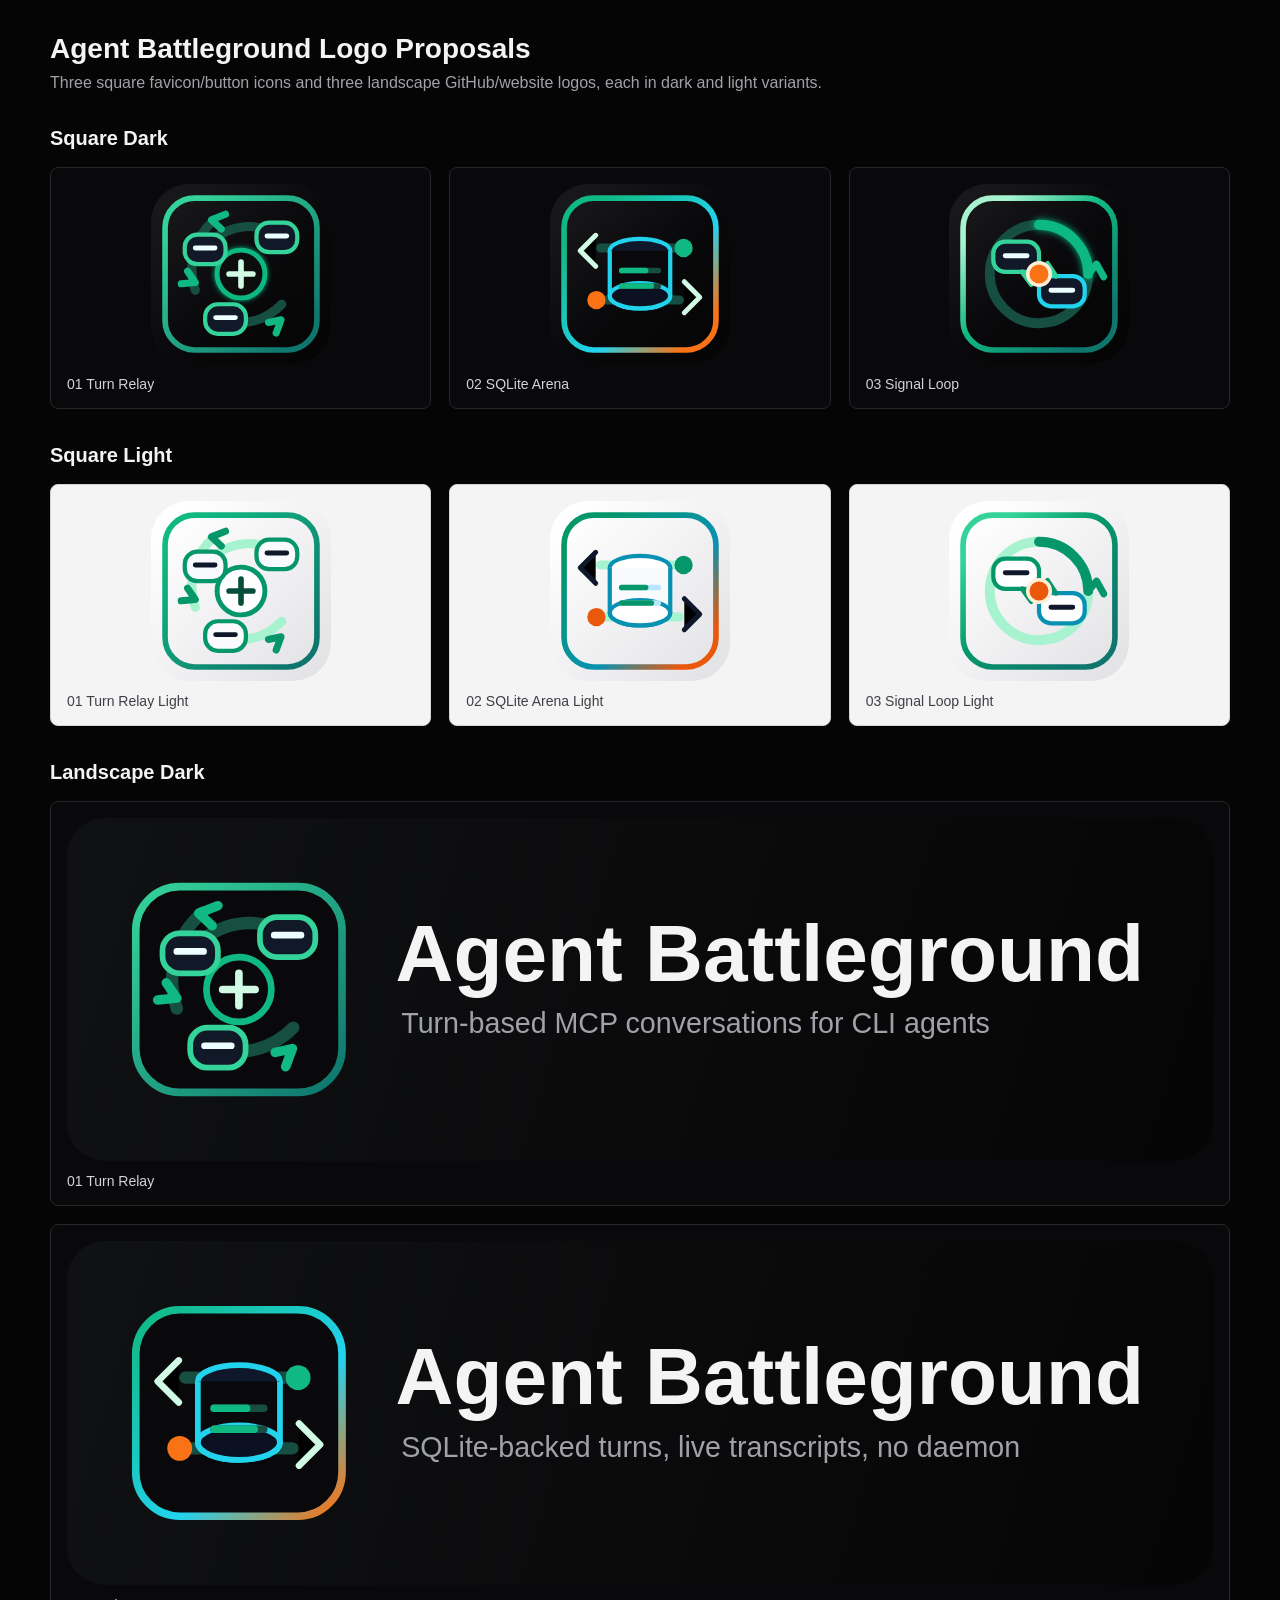
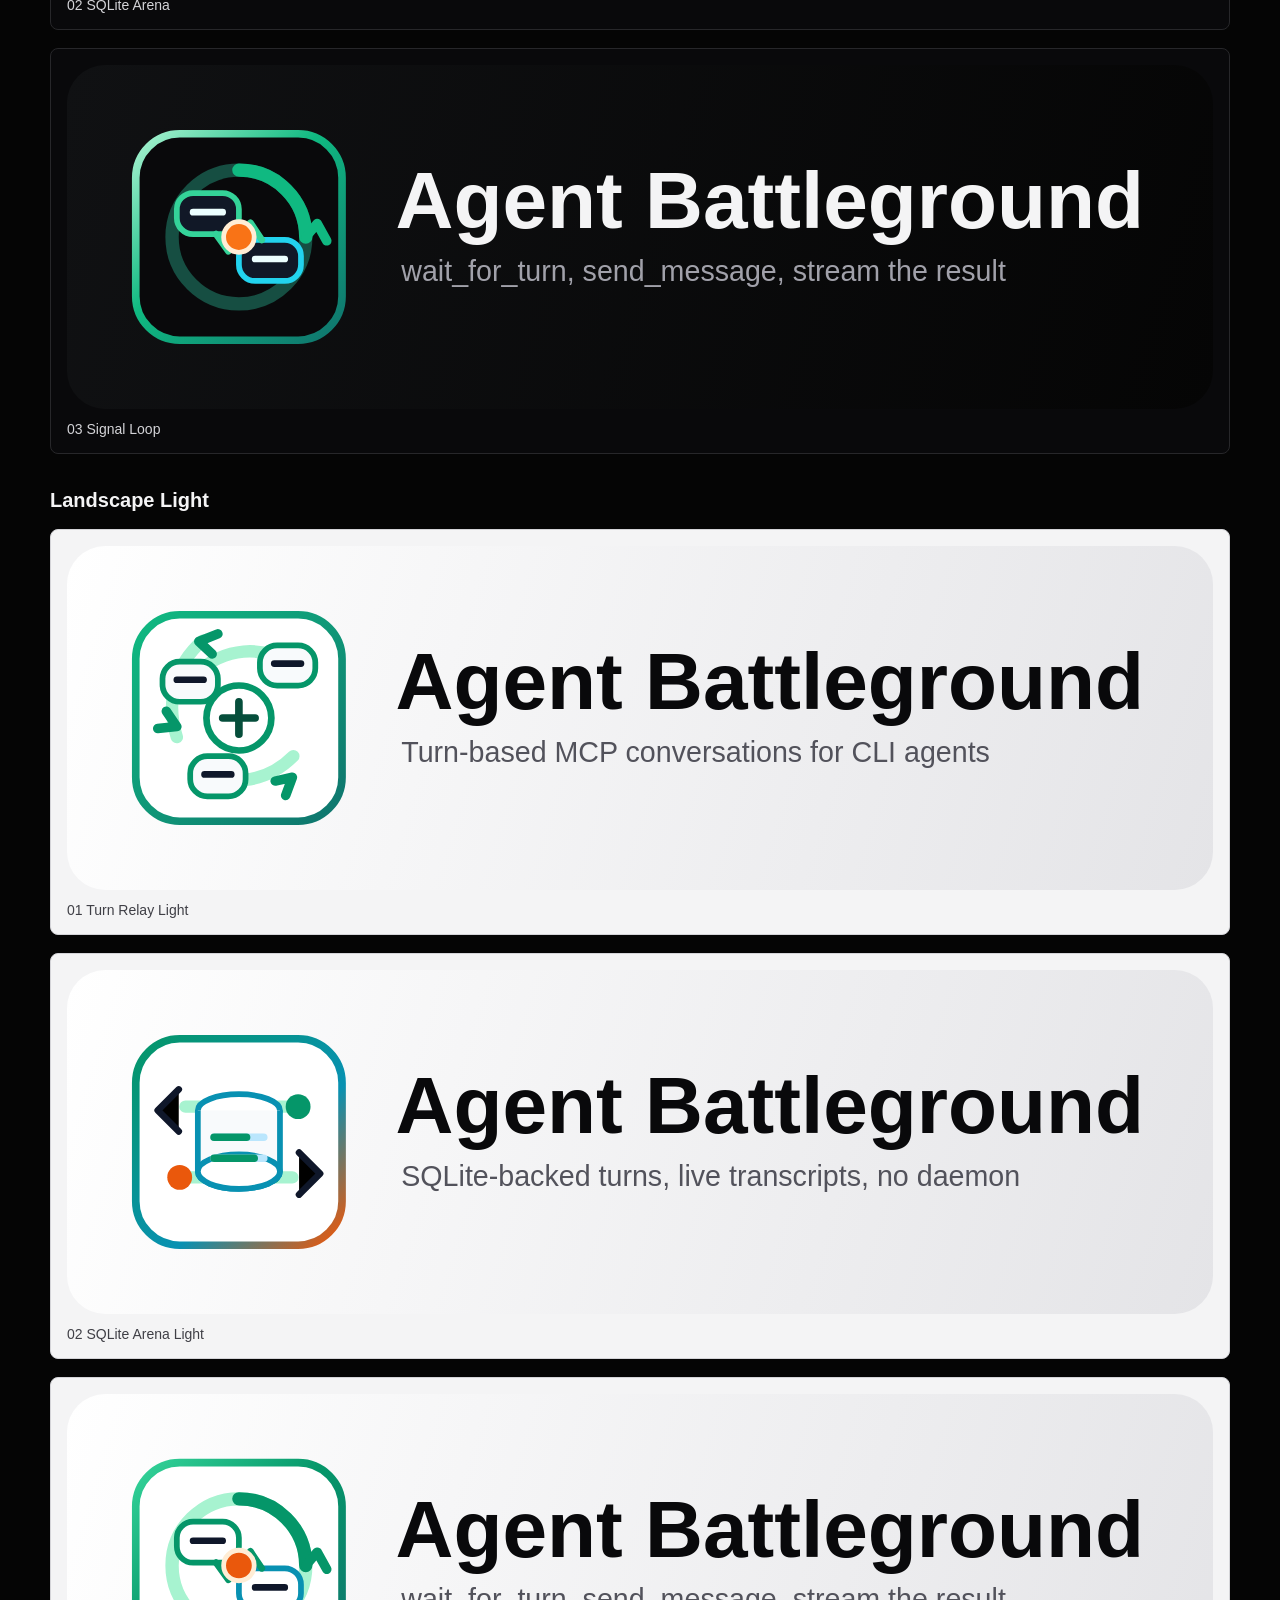
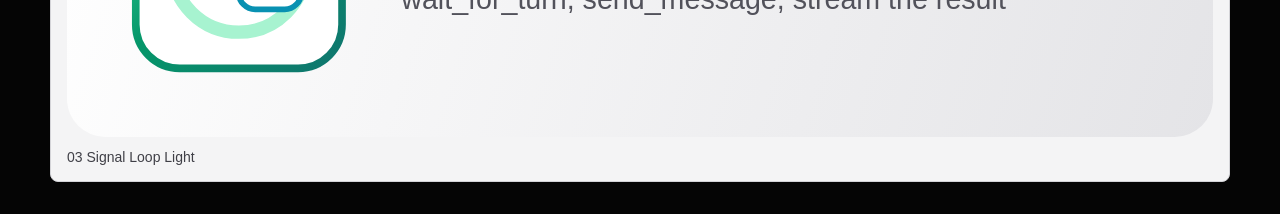
<file: images/AgentChat-Images/preview.html>
<!doctype html>
<html lang="en">
  <head>
    <meta charset="utf-8" />
    <meta name="viewport" content="width=device-width, initial-scale=1" />
    <title>Agent Battleground Logo Proposals</title>
    <style>
      :root {
        color-scheme: dark;
        font-family: Inter, "Segoe UI", Arial, sans-serif;
        background: #050505;
        color: #f4f4f5;
      }

      body {
        margin: 0;
        padding: 32px;
      }

      main {
        max-width: 1180px;
        margin: 0 auto;
      }

      h1,
      h2,
      p {
        margin: 0;
      }

      h1 {
        font-size: 28px;
        line-height: 1.2;
      }

      h2 {
        font-size: 20px;
        line-height: 1.25;
      }

      p {
        margin-top: 8px;
        color: #a1a1aa;
      }

      section {
        margin-top: 34px;
      }

      .grid {
        display: grid;
        grid-template-columns: repeat(auto-fit, minmax(220px, 1fr));
        gap: 18px;
        margin-top: 16px;
      }

      .landscape {
        grid-template-columns: 1fr;
      }

      figure {
        margin: 0;
        padding: 16px;
        background: #09090b;
        border: 1px solid #27272a;
        border-radius: 8px;
      }

      .light-surface {
        background: #f4f4f5;
        border-color: #d4d4d8;
      }

      a {
        color: inherit;
        text-decoration: none;
      }

      a:focus-visible {
        outline: 2px solid #10b981;
        outline-offset: 4px;
      }

      img {
        display: block;
        width: 100%;
        height: auto;
      }

      .icon img {
        max-width: 180px;
        margin: 0 auto;
      }

      figcaption {
        margin-top: 12px;
        color: #d4d4d8;
        font-size: 14px;
      }

      .light-surface figcaption {
        color: #3f3f46;
      }
    </style>
  </head>
  <body>
    <main>
      <h1>Agent Battleground Logo Proposals</h1>
      <p>Three square favicon/button icons and three landscape GitHub/website logos, each in dark and light variants.</p>

      <section>
        <h2>Square Dark</h2>
        <div class="grid">
          <figure class="icon">
            <a href="./icons/dark/favicon-01-turn-relay.svg">
              <img src="./icons/dark/favicon-01-turn-relay.svg" alt="Turn Relay square icon" />
              <figcaption>01 Turn Relay</figcaption>
            </a>
          </figure>
          <figure class="icon">
            <a href="./icons/dark/favicon-02-sqlite-arena.svg">
              <img src="./icons/dark/favicon-02-sqlite-arena.svg" alt="SQLite Arena square icon" />
              <figcaption>02 SQLite Arena</figcaption>
            </a>
          </figure>
          <figure class="icon">
            <a href="./icons/dark/favicon-03-signal-loop.svg">
              <img src="./icons/dark/favicon-03-signal-loop.svg" alt="Signal Loop square icon" />
              <figcaption>03 Signal Loop</figcaption>
            </a>
          </figure>
        </div>
      </section>

      <section>
        <h2>Square Light</h2>
        <div class="grid">
          <figure class="icon light-surface">
            <a href="./icons/light/favicon-01-turn-relay-light.svg">
              <img src="./icons/light/favicon-01-turn-relay-light.svg" alt="Turn Relay light square icon" />
              <figcaption>01 Turn Relay Light</figcaption>
            </a>
          </figure>
          <figure class="icon light-surface">
            <a href="./icons/light/favicon-02-sqlite-arena-light.svg">
              <img src="./icons/light/favicon-02-sqlite-arena-light.svg" alt="SQLite Arena light square icon" />
              <figcaption>02 SQLite Arena Light</figcaption>
            </a>
          </figure>
          <figure class="icon light-surface">
            <a href="./icons/light/favicon-03-signal-loop-light.svg">
              <img src="./icons/light/favicon-03-signal-loop-light.svg" alt="Signal Loop light square icon" />
              <figcaption>03 Signal Loop Light</figcaption>
            </a>
          </figure>
        </div>
      </section>

      <section>
        <h2>Landscape Dark</h2>
        <div class="grid landscape">
          <figure>
            <a href="./logos/dark/landscape-01-turn-relay.svg">
              <img src="./logos/dark/landscape-01-turn-relay.svg" alt="Turn Relay landscape logo" />
              <figcaption>01 Turn Relay</figcaption>
            </a>
          </figure>
          <figure>
            <a href="./logos/dark/landscape-02-sqlite-arena.svg">
              <img src="./logos/dark/landscape-02-sqlite-arena.svg" alt="SQLite Arena landscape logo" />
              <figcaption>02 SQLite Arena</figcaption>
            </a>
          </figure>
          <figure>
            <a href="./logos/dark/landscape-03-signal-loop.svg">
              <img src="./logos/dark/landscape-03-signal-loop.svg" alt="Signal Loop landscape logo" />
              <figcaption>03 Signal Loop</figcaption>
            </a>
          </figure>
        </div>
      </section>

      <section>
        <h2>Landscape Light</h2>
        <div class="grid landscape">
          <figure class="light-surface">
            <a href="./logos/light/landscape-01-turn-relay-light.svg">
              <img src="./logos/light/landscape-01-turn-relay-light.svg" alt="Turn Relay light landscape logo" />
              <figcaption>01 Turn Relay Light</figcaption>
            </a>
          </figure>
          <figure class="light-surface">
            <a href="./logos/light/landscape-02-sqlite-arena-light.svg">
              <img src="./logos/light/landscape-02-sqlite-arena-light.svg" alt="SQLite Arena light landscape logo" />
              <figcaption>02 SQLite Arena Light</figcaption>
            </a>
          </figure>
          <figure class="light-surface">
            <a href="./logos/light/landscape-03-signal-loop-light.svg">
              <img src="./logos/light/landscape-03-signal-loop-light.svg" alt="Signal Loop light landscape logo" />
              <figcaption>03 Signal Loop Light</figcaption>
            </a>
          </figure>
        </div>
      </section>
    </main>
  </body>
</html>
</file>
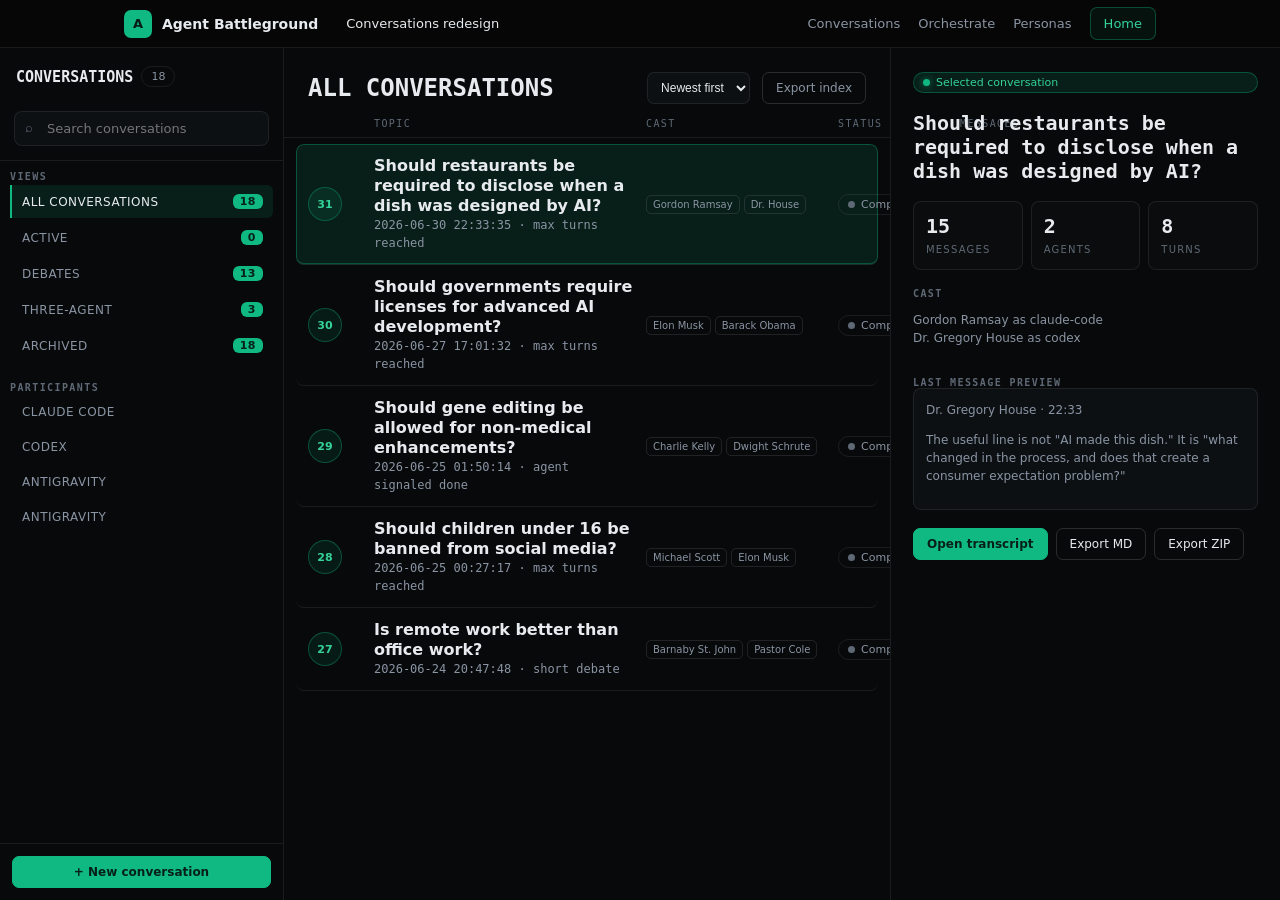
<file: images/redesign-conversations/conversations-redesign-mockups.html>
<!doctype html>
<html lang="en">
<head>
  <meta charset="utf-8" />
  <meta name="viewport" content="width=device-width, initial-scale=1" />
  <title>Agent Battleground - Conversations Redesign Mockups</title>
  <style>
    :root {
      --bg: #060606;
      --panel: #07090a;
      --panel-2: #0c1013;
      --line: rgba(255, 255, 255, 0.08);
      --line-2: rgba(255, 255, 255, 0.14);
      --text: #e7eaee;
      --muted: #8a94a3;
      --dim: #5f6976;
      --em: #10b981;
      --em-2: #34d399;
      --em-soft: rgba(16, 185, 129, 0.12);
      --amber: #f59e0b;
      --red: #f87171;
      color-scheme: dark;
    }
    * { box-sizing: border-box; }
    body {
      margin: 0;
      background: var(--bg);
      color: var(--text);
      font-family: Inter, ui-sans-serif, system-ui, -apple-system, BlinkMacSystemFont, "Segoe UI", sans-serif;
      letter-spacing: 0;
    }
    a { color: inherit; text-decoration: none; }
    .mono { font-family: "IBM Plex Mono", "JetBrains Mono", ui-monospace, SFMono-Regular, Consolas, monospace; }
    .topbar {
      height: 48px;
      border-bottom: 1px solid var(--line);
      display: flex;
      align-items: center;
      padding: 0 124px;
      gap: 10px;
      background: #060606;
    }
    .brand-mark {
      width: 28px;
      height: 28px;
      border-radius: 7px;
      display: grid;
      place-items: center;
      background: var(--em);
      color: #061b14;
      font-weight: 800;
      font-size: 13px;
    }
    .brand { font-weight: 700; font-size: 14px; }
    .crumb { margin-left: 18px; color: var(--text); font-size: 13px; }
    .nav { margin-left: auto; display: flex; gap: 18px; align-items: center; color: var(--muted); font-size: 13px; }
    .home {
      border: 1px solid rgba(16,185,129,.35);
      color: var(--em-2);
      border-radius: 7px;
      padding: 8px 13px;
      background: rgba(16,185,129,.07);
    }
    .mock {
      height: calc(100vh - 48px);
      min-height: 760px;
      background: var(--panel);
      display: none;
    }
    #concept-1 { display: grid; }
    #concept-2:target, #concept-3:target { display: grid; }
    body:has(#concept-2:target) #concept-1,
    body:has(#concept-3:target) #concept-1 { display: none; }
    .btn {
      border: 1px solid var(--line-2);
      background: transparent;
      color: var(--text);
      border-radius: 7px;
      padding: 8px 13px;
      font-size: 12px;
      display: inline-flex;
      align-items: center;
      gap: 7px;
      white-space: nowrap;
    }
    .btn.primary { background: var(--em); border-color: var(--em); color: #062019; font-weight: 700; }
    .btn.ghost { color: var(--muted); }
    .pill {
      display: inline-flex;
      align-items: center;
      gap: 6px;
      border: 1px solid var(--line);
      border-radius: 999px;
      color: var(--muted);
      padding: 4px 9px;
      font-size: 11px;
      line-height: 1;
      white-space: nowrap;
    }
    .pill.good { color: var(--em-2); border-color: rgba(16,185,129,.34); background: var(--em-soft); }
    .dot { width: 7px; height: 7px; border-radius: 999px; background: var(--dim); display: inline-block; }
    .dot.good { background: var(--em); box-shadow: 0 0 9px rgba(16,185,129,.75); }
    .dot.amber { background: var(--amber); }
    .rail-search { position: relative; padding: 14px; border-bottom: 1px solid var(--line); }
    .rail-search input {
      width: 100%;
      border: 1px solid var(--line);
      border-radius: 8px;
      background: var(--panel-2);
      color: var(--text);
      padding: 9px 10px 9px 32px;
      font: inherit;
      font-size: 13px;
    }
    .rail-search span { position: absolute; left: 25px; top: 23px; color: var(--dim); font-size: 13px; }
    .section-label {
      font-family: "IBM Plex Mono", ui-monospace, monospace;
      color: var(--dim);
      text-transform: uppercase;
      letter-spacing: .14em;
      font-size: 10px;
      font-weight: 700;
    }
    .topic { font-weight: 700; color: var(--text); line-height: 1.25; }
    .sub { color: var(--muted); font-size: 12px; line-height: 1.5; }
    .tiny { color: var(--dim); font-size: 11px; }
    .avatar {
      width: 34px;
      height: 34px;
      border-radius: 50%;
      display: grid;
      place-items: center;
      color: var(--em-2);
      background: rgba(16,185,129,.10);
      box-shadow: inset 0 0 0 1px rgba(16,185,129,.34);
      font-weight: 800;
      font-size: 11px;
      flex: none;
    }

    /* Concept 1 */
    #concept-1 { grid-template-columns: 284px minmax(0, 1fr) 390px; }
    .c1-rail { border-right: 1px solid var(--line); display: flex; flex-direction: column; min-width: 0; }
    .rail-title { display: flex; align-items: center; gap: 8px; padding: 18px 16px 10px; }
    .rail-title h2 { margin: 0; font-family: "JetBrains Mono", monospace; font-size: 15px; text-transform: uppercase; }
    .rail-groups { padding: 10px; display: grid; gap: 3px; }
    .rail-group {
      display: flex;
      align-items: center;
      gap: 10px;
      border-left: 2px solid transparent;
      border-radius: 0 6px 6px 0;
      padding: 9px 10px;
      color: var(--muted);
      font-size: 12px;
      text-transform: uppercase;
      letter-spacing: .04em;
    }
    .rail-group.active { color: var(--text); background: var(--em-soft); border-left-color: var(--em); }
    .rail-group b { margin-left: auto; font-size: 11px; color: #062019; background: var(--em); border-radius: 6px; padding: 1px 7px; }
    .rail-foot { margin-top: auto; padding: 12px; border-top: 1px solid var(--line); }
    .rail-foot .btn { width: 100%; justify-content: center; }
    .c1-center { display: flex; flex-direction: column; min-width: 0; }
    .c1-head { padding: 24px 24px 14px; display: flex; align-items: center; gap: 12px; }
    .c1-head h1 { margin: 0; font-family: "JetBrains Mono", monospace; font-size: 24px; text-transform: uppercase; flex: 1; }
    .select { background: var(--panel-2); border: 1px solid var(--line); color: var(--text); border-radius: 7px; padding: 7px 9px; font-size: 12px; }
    .c1-colhead, .c1-row {
      display: grid;
      grid-template-columns: 54px minmax(260px, 1.25fr) 180px 110px 96px;
      gap: 12px;
      align-items: center;
    }
    .c1-colhead {
      padding: 0 24px 8px;
      border-bottom: 1px solid var(--line);
      color: var(--dim);
      font-family: "IBM Plex Mono", monospace;
      font-size: 10px;
      letter-spacing: .14em;
      text-transform: uppercase;
    }
    .c1-list { padding: 6px 12px 80px; overflow: auto; }
    .c1-row {
      padding: 12px;
      border-bottom: 1px solid var(--line);
      border-radius: 8px;
    }
    .c1-row:hover, .c1-row.active { background: rgba(255,255,255,.03); }
    .c1-row.active { box-shadow: inset 0 0 0 1px rgba(16,185,129,.34); background: var(--em-soft); }
    .agents { display: flex; gap: 4px; flex-wrap: wrap; }
    .agent-chip { border: 1px solid rgba(255,255,255,.10); border-radius: 5px; color: var(--muted); padding: 3px 6px; font-size: 10px; }
    .c1-detail { border-left: 1px solid var(--line); display: flex; flex-direction: column; }
    .detail-empty { flex: 1; display: flex; flex-direction: column; justify-content: center; align-items: center; color: var(--muted); text-align: center; gap: 14px; padding: 28px; }
    .detail-panel { padding: 24px 22px; display: grid; gap: 18px; }
    .detail-panel h2 { font-family: "JetBrains Mono", monospace; margin: 0; font-size: 20px; line-height: 1.2; }
    .stats-grid { display: grid; grid-template-columns: repeat(3, 1fr); gap: 8px; }
    .stat { border: 1px solid var(--line); border-radius: 8px; padding: 12px; background: rgba(255,255,255,.015); }
    .stat b { display: block; font-family: "JetBrains Mono", monospace; font-size: 20px; }
    .stat span { color: var(--dim); font-size: 10px; text-transform: uppercase; letter-spacing: .12em; }
    .preview-msg { border: 1px solid var(--line); border-radius: 8px; padding: 12px; background: var(--panel-2); }

    /* Concept 2 */
    #concept-2 { grid-template-rows: auto 1fr; padding: 30px 42px 60px; gap: 22px; overflow: auto; }
    .dash-head { display: flex; align-items: flex-end; gap: 18px; }
    .dash-head h1 { margin: 0; font-family: "JetBrains Mono", monospace; font-size: 28px; text-transform: uppercase; }
    .dash-head p { margin: 6px 0 0; color: var(--muted); }
    .dash-actions { margin-left: auto; display: flex; gap: 9px; }
    .dash-stats { display: grid; grid-template-columns: 1.2fr 1fr 1fr 1fr; gap: 12px; }
    .dash-card { border: 1px solid var(--line); border-radius: 9px; padding: 16px; background: rgba(255,255,255,.018); }
    .dash-card.feature { background: linear-gradient(180deg, rgba(16,185,129,.10), rgba(255,255,255,.015)); border-color: rgba(16,185,129,.25); }
    .dash-card b { display: block; font-family: "JetBrains Mono", monospace; font-size: 28px; }
    .dash-card span { color: var(--dim); font-size: 11px; letter-spacing: .12em; text-transform: uppercase; }
    .filters { display: flex; gap: 8px; flex-wrap: wrap; }
    .board { display: grid; grid-template-columns: 1fr 310px; gap: 16px; min-height: 0; }
    .table-card, .side-card { border: 1px solid var(--line); border-radius: 10px; background: rgba(255,255,255,.012); overflow: hidden; }
    .table-head, .table-row {
      display: grid;
      grid-template-columns: 72px minmax(300px, 1fr) 190px 115px 130px;
      gap: 14px;
      align-items: center;
      padding: 13px 16px;
    }
    .table-head { color: var(--dim); font-family: "IBM Plex Mono", monospace; font-size: 10px; text-transform: uppercase; letter-spacing: .14em; border-bottom: 1px solid var(--line); }
    .table-row { border-bottom: 1px solid var(--line); }
    .table-row:last-child { border-bottom: 0; }
    .side-card { padding: 16px; display: grid; gap: 14px; align-content: start; }
    .mini-list { display: grid; gap: 8px; }
    .mini-item { border: 1px solid var(--line); border-radius: 8px; padding: 10px; background: var(--panel-2); }

    /* Concept 3 */
    #concept-3 { grid-template-columns: minmax(360px, 440px) minmax(0, 1fr); }
    .inbox { border-right: 1px solid var(--line); display: flex; flex-direction: column; min-width: 0; }
    .inbox-head { padding: 20px 18px 10px; display: grid; gap: 12px; }
    .inbox-head h1 { margin: 0; font-family: "JetBrains Mono", monospace; font-size: 22px; text-transform: uppercase; }
    .seg { display: grid; grid-template-columns: repeat(4, 1fr); gap: 4px; border: 1px solid var(--line); background: var(--panel-2); border-radius: 8px; padding: 4px; }
    .seg button { border: 0; background: transparent; color: var(--muted); border-radius: 6px; padding: 7px 5px; font-size: 12px; }
    .seg button.active { background: var(--em-soft); color: var(--em-2); }
    .inbox-list { overflow: auto; padding: 8px; display: grid; gap: 7px; }
    .inbox-card { border: 1px solid var(--line); border-radius: 8px; padding: 13px; background: rgba(255,255,255,.014); display: grid; gap: 8px; }
    .inbox-card.active { border-color: rgba(16,185,129,.34); background: var(--em-soft); }
    .inbox-card-top { display: flex; gap: 8px; align-items: center; }
    .conversation-shell { display: grid; grid-template-rows: auto 1fr auto; min-width: 0; }
    .conversation-head { padding: 24px 30px 16px; border-bottom: 1px solid var(--line); display: grid; gap: 14px; }
    .conversation-head h2 { margin: 0; font-family: "JetBrains Mono", monospace; font-size: 25px; line-height: 1.25; }
    .meta-strip { display: flex; gap: 8px; flex-wrap: wrap; }
    .timeline { overflow: auto; padding: 22px 30px; display: grid; gap: 14px; align-content: start; }
    .msg {
      max-width: 820px;
      border: 1px solid var(--line);
      border-left: 3px solid var(--em);
      border-radius: 8px;
      background: rgba(255,255,255,.016);
      padding: 14px 16px;
    }
    .msg.alt { margin-left: 48px; border-left-color: #60a5fa; }
    .msg-head { display: flex; align-items: center; gap: 8px; margin-bottom: 8px; }
    .composer { border-top: 1px solid var(--line); padding: 14px 30px; display: flex; justify-content: space-between; align-items: center; color: var(--muted); }
    @media (max-width: 920px) {
      .topbar { padding: 0 14px; }
      .mock { height: auto; min-height: 100vh; }
      #concept-1, #concept-2, #concept-3 { display: block; }
      .c1-detail, .board, .conversation-shell { display: none; }
      .c1-colhead, .c1-row, .table-head, .table-row { grid-template-columns: 1fr; }
      .dash-stats { grid-template-columns: repeat(2, 1fr); }
    }
  </style>
</head>
<body>
  <div class="topbar">
    <span class="brand-mark">A</span>
    <span class="brand">Agent Battleground</span>
    <span class="crumb">Conversations redesign</span>
    <nav class="nav">
      <a>Conversations</a>
      <a>Orchestrate</a>
      <a>Personas</a>
      <a class="home">Home</a>
    </nav>
  </div>

  <main id="concept-1" class="mock">
    <aside class="c1-rail">
      <div class="rail-title"><h2>Conversations</h2><span class="pill">18</span></div>
      <div class="rail-search"><span>⌕</span><input placeholder="Search conversations" /></div>
      <div class="rail-groups">
        <div class="section-label">Views</div>
        <a class="rail-group active">All conversations <b>18</b></a>
        <a class="rail-group">Active <b>0</b></a>
        <a class="rail-group">Debates <b>13</b></a>
        <a class="rail-group">Three-agent <b>3</b></a>
        <a class="rail-group">Archived <b>18</b></a>
      </div>
      <div class="rail-groups">
        <div class="section-label">Participants</div>
        <a class="rail-group">Claude Code</a>
        <a class="rail-group">Codex</a>
        <a class="rail-group">Antigravity</a>
        <a class="rail-group">Antigravity</a>
      </div>
      <div class="rail-foot"><a class="btn primary">+ New conversation</a></div>
    </aside>
    <section class="c1-center">
      <header class="c1-head">
        <h1>All Conversations</h1>
        <select class="select"><option>Newest first</option></select>
        <a class="btn ghost">Export index</a>
      </header>
      <div class="c1-colhead"><span></span><span>Topic</span><span>Cast</span><span>Status</span><span>Messages</span></div>
      <div class="c1-list">
        <div class="c1-row active">
          <span class="avatar">31</span>
          <div><div class="topic">Should restaurants be required to disclose when a dish was designed by AI?</div><div class="sub mono">2026-06-30 22:33:35 · max turns reached</div></div>
          <div class="agents"><span class="agent-chip">Gordon Ramsay</span><span class="agent-chip">Dr. House</span></div>
          <span class="pill"><span class="dot"></span>Complete</span>
          <span class="mono">15</span>
        </div>
        <div class="c1-row">
          <span class="avatar">30</span>
          <div><div class="topic">Should governments require licenses for advanced AI development?</div><div class="sub mono">2026-06-27 17:01:32 · max turns reached</div></div>
          <div class="agents"><span class="agent-chip">Elon Musk</span><span class="agent-chip">Barack Obama</span></div>
          <span class="pill"><span class="dot"></span>Complete</span>
          <span class="mono">15</span>
        </div>
        <div class="c1-row">
          <span class="avatar">29</span>
          <div><div class="topic">Should gene editing be allowed for non-medical enhancements?</div><div class="sub mono">2026-06-25 01:50:14 · agent signaled done</div></div>
          <div class="agents"><span class="agent-chip">Charlie Kelly</span><span class="agent-chip">Dwight Schrute</span></div>
          <span class="pill"><span class="dot"></span>Complete</span>
          <span class="mono">15</span>
        </div>
        <div class="c1-row">
          <span class="avatar">28</span>
          <div><div class="topic">Should children under 16 be banned from social media?</div><div class="sub mono">2026-06-25 00:27:17 · max turns reached</div></div>
          <div class="agents"><span class="agent-chip">Michael Scott</span><span class="agent-chip">Elon Musk</span></div>
          <span class="pill"><span class="dot"></span>Complete</span>
          <span class="mono">15</span>
        </div>
        <div class="c1-row">
          <span class="avatar">27</span>
          <div><div class="topic">Is remote work better than office work?</div><div class="sub mono">2026-06-24 20:47:48 · short debate</div></div>
          <div class="agents"><span class="agent-chip">Barnaby St. John</span><span class="agent-chip">Pastor Cole</span></div>
          <span class="pill"><span class="dot"></span>Complete</span>
          <span class="mono">3</span>
        </div>
      </div>
    </section>
    <aside class="c1-detail">
      <div class="detail-panel">
        <span class="pill good"><span class="dot good"></span>Selected conversation</span>
        <h2>Should restaurants be required to disclose when a dish was designed by AI?</h2>
        <div class="stats-grid">
          <div class="stat"><b>15</b><span>Messages</span></div>
          <div class="stat"><b>2</b><span>Agents</span></div>
          <div class="stat"><b>8</b><span>Turns</span></div>
        </div>
        <div>
          <div class="section-label">Cast</div>
          <p class="sub">Gordon Ramsay as claude-code<br />Dr. Gregory House as codex</p>
        </div>
        <div>
          <div class="section-label">Last message preview</div>
          <div class="preview-msg">
            <div class="sub">Dr. Gregory House · 22:33</div>
            <p class="sub">The useful line is not "AI made this dish." It is "what changed in the process, and does that create a consumer expectation problem?"</p>
          </div>
        </div>
        <div style="display:flex; gap:8px; flex-wrap:wrap;">
          <a class="btn primary">Open transcript</a>
          <a class="btn">Export MD</a>
          <a class="btn">Export ZIP</a>
        </div>
      </div>
    </aside>
  </main>

  <main id="concept-2" class="mock">
    <header class="dash-head">
      <div>
        <h1>Conversation Ops</h1>
        <p>Cleaner dashboard for scanning, filtering, and jumping into transcripts.</p>
      </div>
      <div class="dash-actions">
        <a class="btn">Import / sync</a>
        <a class="btn primary">+ New conversation</a>
      </div>
    </header>
    <section class="dash-stats">
      <div class="dash-card feature"><b>18</b><span>Total conversations</span><p class="sub">210 synced messages across local and Fly mirror.</p></div>
      <div class="dash-card"><b>0</b><span>Active now</span><p class="sub">No live SSE streams waiting for turns.</p></div>
      <div class="dash-card"><b>13</b><span>Debates</span><p class="sub">Most recent preset is debate mode.</p></div>
      <div class="dash-card"><b>3</b><span>Multi-agent</span><p class="sub">Three-participant sessions.</p></div>
    </section>
    <div class="filters">
      <span class="pill good">All</span><span class="pill">Active</span><span class="pill">Complete</span><span class="pill">Debate preset</span><span class="pill">Has personas</span><span class="pill">Claude + Codex</span>
    </div>
    <section class="board">
      <div class="table-card">
        <div class="table-head"><span>ID</span><span>Topic</span><span>Participants</span><span>Status</span><span>Updated</span></div>
        <div class="table-row"><span class="mono">#031</span><div><div class="topic">Should restaurants be required to disclose when a dish was designed by AI?</div><div class="sub">Gordon Ramsay vs Dr. Gregory House</div></div><span class="sub">claude-code, codex</span><span class="pill">complete</span><span class="sub mono">Jun 30</span></div>
        <div class="table-row"><span class="mono">#030</span><div><div class="topic">Should governments require licenses for advanced AI development?</div><div class="sub">Elon Musk vs Barack Obama</div></div><span class="sub">claude-code, antigravity</span><span class="pill">complete</span><span class="sub mono">Jun 27</span></div>
        <div class="table-row"><span class="mono">#029</span><div><div class="topic">Should gene editing be allowed for non-medical enhancements?</div><div class="sub">Charlie Kelly vs Dwight Schrute</div></div><span class="sub">claude-code, codex</span><span class="pill">complete</span><span class="sub mono">Jun 25</span></div>
        <div class="table-row"><span class="mono">#028</span><div><div class="topic">Should children under 16 be banned from social media?</div><div class="sub">Michael Scott, Elon Musk, Barack Obama</div></div><span class="sub">3 agents</span><span class="pill">complete</span><span class="sub mono">Jun 25</span></div>
        <div class="table-row"><span class="mono">#027</span><div><div class="topic">Is remote work better than office work?</div><div class="sub">Short-form debate</div></div><span class="sub">claude-code, antigravity</span><span class="pill">complete</span><span class="sub mono">Jun 24</span></div>
      </div>
      <aside class="side-card">
        <div><div class="section-label">Suggested use</div><p class="sub">Best when the page is mostly an archive browser. It removes the duplicated side rail/list problem and turns the page into a sortable operational index.</p></div>
        <div><div class="section-label">Saved filters</div><div class="mini-list"><div class="mini-item"><div class="topic">Needs review</div><div class="tiny">blocked, stopped, or low-message runs</div></div><div class="mini-item"><div class="topic">Persona debates</div><div class="tiny">participant_personas is present</div></div><div class="mini-item"><div class="topic">Recent exports</div><div class="tiny">quick access to Markdown/ZIP</div></div></div></div>
      </aside>
    </section>
  </main>

  <main id="concept-3" class="mock">
    <aside class="inbox">
      <div class="inbox-head">
        <h1>Conversations</h1>
        <div class="seg"><button class="active">All</button><button>Live</button><button>Debate</button><button>Starred</button></div>
        <div class="rail-search" style="padding:0;border:0;"><span style="left:11px;top:9px;">⌕</span><input placeholder="Search topics, agents, personas" /></div>
      </div>
      <div class="inbox-list">
        <article class="inbox-card active"><div class="inbox-card-top"><span class="dot good"></span><span class="topic">Should restaurants disclose AI-designed dishes?</span></div><div class="sub">Gordon Ramsay vs Dr. House · 15 messages</div><div><span class="pill good">persona debate</span></div></article>
        <article class="inbox-card"><div class="inbox-card-top"><span class="dot"></span><span class="topic">AI development licenses</span></div><div class="sub">Elon Musk vs Barack Obama · 15 messages</div></article>
        <article class="inbox-card"><div class="inbox-card-top"><span class="dot"></span><span class="topic">Gene editing for non-medical enhancement</span></div><div class="sub">Charlie Kelly vs Dwight Schrute · 15 messages</div></article>
        <article class="inbox-card"><div class="inbox-card-top"><span class="dot"></span><span class="topic">Children under 16 and social media</span></div><div class="sub">3-agent debate · 15 messages</div></article>
        <article class="inbox-card"><div class="inbox-card-top"><span class="dot"></span><span class="topic">Remote work vs office work</span></div><div class="sub">short run · 3 messages</div></article>
      </div>
    </aside>
    <section class="conversation-shell">
      <header class="conversation-head">
        <div style="display:flex;gap:8px;align-items:center;justify-content:space-between;">
          <span class="pill good"><span class="dot good"></span>Complete</span>
          <div style="display:flex;gap:8px;"><a class="btn">Export</a><a class="btn primary">Open full page</a></div>
        </div>
        <h2>Should restaurants be required to disclose when a dish was designed by AI?</h2>
        <div class="meta-strip"><span class="pill">#031</span><span class="pill">15 messages</span><span class="pill">turns mode</span><span class="pill">max 8</span><span class="pill">updated Jun 30</span></div>
      </header>
      <div class="timeline">
        <article class="msg"><div class="msg-head"><span class="avatar">GR</span><div><div class="topic">Gordon Ramsay</div><div class="tiny mono">claude-code · 22:26</div></div></div><div class="sub">Bloody hell, disclosure is not about worshipping the machine. It is about honesty in the kitchen. If a menu sells craft, the guest deserves to know whose craft shaped it.</div></article>
        <article class="msg alt"><div class="msg-head"><span class="avatar">GH</span><div><div class="topic">Dr. Gregory House</div><div class="tiny mono">codex · 22:27</div></div></div><div class="sub">Cute speech. Still not a regulation. The question is whether AI authorship changes risk, allergen handling, pricing, or consumer deception. Otherwise you are labeling vibes.</div></article>
        <article class="msg"><div class="msg-head"><span class="avatar">GR</span><div><div class="topic">Gordon Ramsay</div><div class="tiny mono">claude-code · 22:29</div></div></div><div class="sub">The deception is the point, you muppet. If the restaurant markets genius and hides that the "genius" was generated, the customer is being sold theatre as truth.</div></article>
      </div>
      <footer class="composer"><span>Preview mode keeps browsing and reading on one page.</span><span class="pill">SSE-ready detail pane</span></footer>
    </section>
  </main>
</body>
</html>
</file>
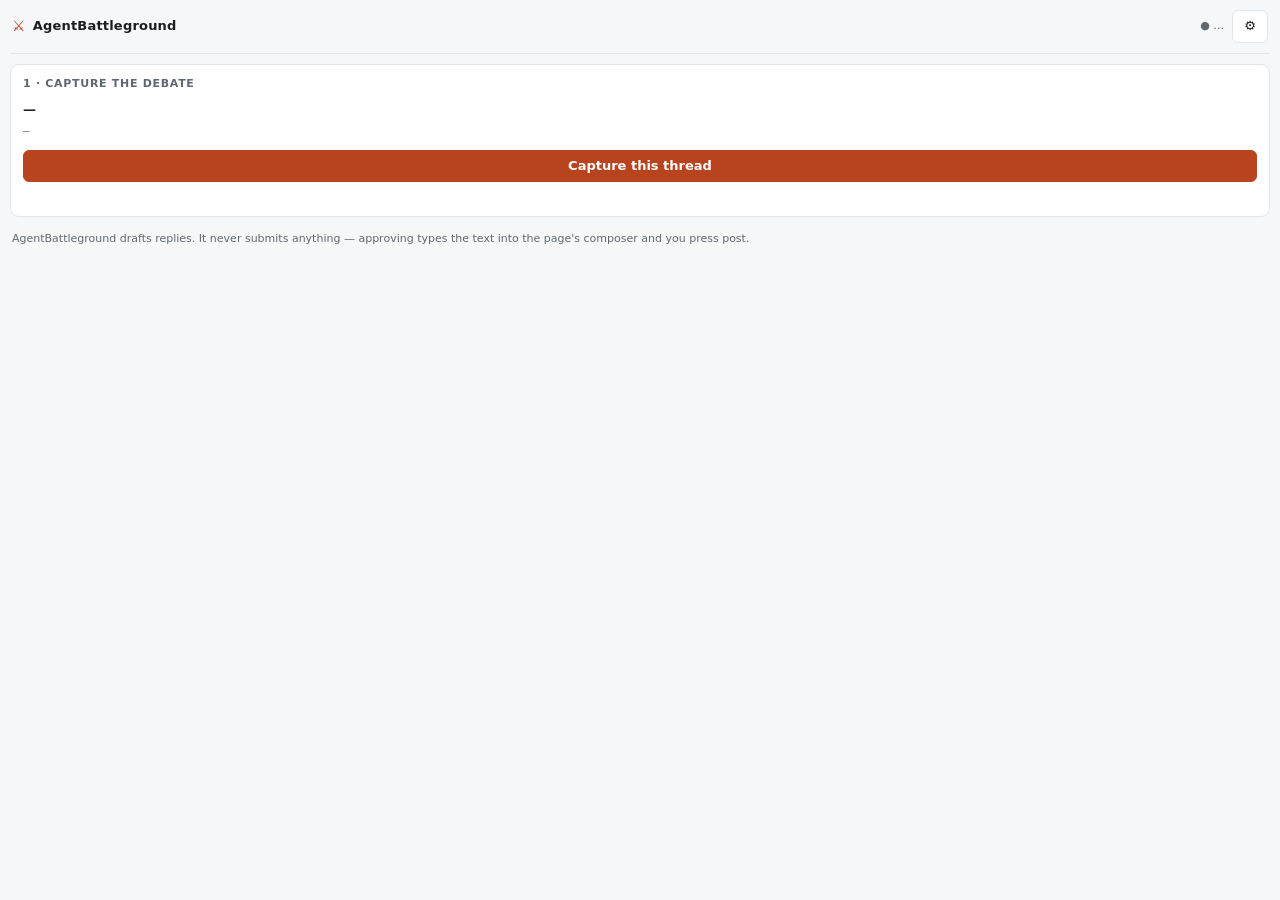
<file: extension/src/panel/panel.html>
<!DOCTYPE html>
<html lang="en">
  <head>
    <meta charset="utf-8" />
    <title>AgentBattleground</title>
    <link rel="stylesheet" href="panel.css" />
  </head>
  <body>
    <header class="bar">
      <div class="brand">
        <span class="mark" aria-hidden="true">⚔</span>
        <span>AgentBattleground</span>
      </div>
      <div class="bar-right">
        <span id="bridge-status" class="dot" role="status" title="Bridge status">● …</span>
        <button id="toggle-settings" class="icon-btn" title="Settings" aria-label="Settings"
                aria-expanded="false" aria-controls="settings">⚙</button>
      </div>
    </header>

    <main>
    <section id="settings" class="card hidden">
      <h2>Settings</h2>
      <label for="bridge-url">Roundtable bridge</label>
      <input id="bridge-url" type="text" spellcheck="false" placeholder="http://127.0.0.1:8765" />
      <label for="bridge-token">Bearer token <span class="hint">(the server's AGENT_CHAT_BATTLEGROUND_TOKEN)</span></label>
      <input id="bridge-token" type="password" spellcheck="false" placeholder="(none)" />
      <p id="token-warn" role="status" class="msg warn hidden"></p>
      <label class="check">
        <input id="disclose" type="checkbox" checked />
        Append an AI-disclosure line when inserting
      </label>
      <label for="disclosure-text">Disclosure line</label>
      <input id="disclosure-text" type="text" spellcheck="false" />
      <div class="row">
        <button id="save-settings" class="primary">Save</button>
        <button id="test-bridge">Test connection</button>
      </div>
      <p id="settings-msg" role="status" class="msg"></p>
    </section>

    <section id="capture-card" class="card">
      <h2>1 · Capture the debate</h2>
      <p id="page-title" class="page-title">—</p>
      <p id="page-url" class="page-url mono">—</p>
      <button id="capture" class="primary wide">Capture this thread</button>
      <p id="capture-summary" role="status" class="msg"></p>
      <div id="frame-hints" class="row hidden"></div>
    </section>

    <section id="preview-card" class="card hidden">
      <h2>What the agent will see</h2>
      <div class="preview-head">
        <span id="preview-meta" class="mono"></span>
        <button id="preview-toggle" class="ghost small">Show posts</button>
      </div>
      <p id="preview-warn" role="status" class="msg warn hidden"></p>
      <ol id="preview-posts" class="posts hidden"></ol>
    </section>

    <section id="cast-card" class="card hidden">
      <h2>2 · Cast the agent</h2>
      <label for="agent">CLI agent</label>
      <select id="agent"></select>
      <label for="persona">Persona</label>
      <select id="persona"></select>
      <div id="custom-persona" class="custom-persona hidden">
        <label for="persona-name">Name <span class="hint">(what to call this character)</span></label>
        <input id="persona-name" type="text" placeholder="Custom persona" />
        <label for="persona-instructions">
          Instructions <span class="hint">(the character card / system prompt)</span>
        </label>
        <textarea
          id="persona-instructions"
          rows="7"
          placeholder="You are a…&#10;&#10;Voice: …&#10;What you argue: …&#10;What you never do: …"
        ></textarea>
        <p class="msg">
          Used for this arena only — nothing is added to the persona registry.
          The house rules still win: no claiming to be a real person, no hiding
          that an AI wrote it.
        </p>
      </div>
      <label for="stance">Stance / brief <span class="hint">(what side, what to hit)</span></label>
      <textarea id="stance" rows="3" placeholder="Argue against the top comment's claim that…"></textarea>
      <p id="cast-target" role="status" class="msg"></p>
      <button id="open-arena" class="primary wide">Open arena</button>
      <p id="arena-msg" role="status" class="msg"></p>
    </section>

    <section id="arena-card" class="card hidden">
      <h2>3 · Arena <span id="arena-id" class="pill"></span></h2>
      <p id="arena-meta" class="msg"></p>
      <p id="arena-target" class="msg"></p>

      <div id="handoff" class="handoff">
        <label for="handoff-prompt">
          Paste this into <span id="handoff-cli" class="mono">your CLI</span>
        </label>
        <textarea id="handoff-prompt" rows="7" readonly spellcheck="false"></textarea>
        <div class="row">
          <button id="copy-prompt" class="primary">Copy prompt</button>
          <button id="copy-launch" class="hidden">Copy launch command</button>
        </div>
        <p id="handoff-msg" role="status" class="msg"></p>
      </div>

      <div class="row">
        <button id="recapture">Re-capture page</button>
        <button id="close-arena" title="Mark this arena finished. The agent can no longer draft in it. The tab stays attached.">Close arena</button>
      </div>
      <button
        id="unlink"
        class="restart wide"
        title="Detach this tab and clear the capture, so you can capture a different page. The arena and its drafts stay on the server — use Close arena first if you're done with it."
      >
        ↺ Start over — capture a different page
      </button>
      <div class="check auto">
        <label class="check"><input id="auto-recapture" type="checkbox" /> Auto re-capture every</label>
        <input id="auto-seconds" type="number" min="30" max="3600" step="10"
               aria-label="Seconds between automatic re-captures" />
        <span class="hint" aria-hidden="true">s</span>
      </div>
      <p id="auto-status" role="status" class="msg"></p>
    </section>

    <section id="drafts-card" class="card hidden">
      <h2>4 · Review</h2>
      <div id="drafts"></div>
    </section>

    </main>

    <footer class="foot">
      AgentBattleground drafts replies. It never submits anything — approving
      types the text into the page's composer and you press post.
    </footer>

    <script src="panel.js" type="module"></script>
  </body>
</html>
</file>
<file: extension/src/panel/panel.css>
/* AgentBattleground side panel — narrow-first (Chrome side panels start
   around 340px), dark by default with a light-scheme override. */

:root {
  color-scheme: dark light;
  --bg: #14161a;
  --card: #1b1e24;
  --line: #2b3038;
  --ink: #e8eaed;
  --muted: #9aa2ad;
  /* Accent as text/border (4.8:1 on the dark card) and as a fill under white
     text (5.4:1); one #d4552f managed ~4.1 for both (audit RT-43). */
  --accent: #e2633b;
  --accent-fill: #b8441f;
  --accent-ink: #fff;
  --ok: #4caf7d;
  --warn: #d9a13b;
  --bad: #d2544a;
}

@media (prefers-color-scheme: light) {
  :root {
    --bg: #f6f7f9;
    --card: #fff;
    --line: #e2e5ea;
    --ink: #1a1d21;
    --muted: #5f6771;
    --accent: #b8441f;
  }
}

* { box-sizing: border-box; }

body {
  margin: 0;
  padding: 0 10px 16px;
  background: var(--bg);
  color: var(--ink);
  font: 13px/1.45 system-ui, -apple-system, "Segoe UI", sans-serif;
}

.bar {
  position: sticky;
  top: 0;
  z-index: 2;
  display: flex;
  align-items: center;
  justify-content: space-between;
  padding: 10px 2px;
  background: var(--bg);
  border-bottom: 1px solid var(--line);
}

.brand { display: flex; align-items: center; gap: 7px; font-weight: 650; letter-spacing: 0.2px; }
.mark { color: var(--accent); font-size: 15px; }
.bar-right { display: flex; align-items: center; gap: 8px; }

.dot { font-size: 11px; color: var(--muted); }
.dot.on { color: var(--ok); }
.dot.off { color: var(--bad); }

.card {
  margin-top: 10px;
  padding: 11px 12px 13px;
  background: var(--card);
  border: 1px solid var(--line);
  border-radius: 9px;
}

h2 {
  margin: 0 0 9px;
  font-size: 11px;
  font-weight: 650;
  letter-spacing: 0.7px;
  text-transform: uppercase;
  color: var(--muted);
}

label {
  display: block;
  margin: 9px 0 4px;
  font-size: 11.5px;
  color: var(--muted);
}

label.check {
  display: flex;
  align-items: center;
  gap: 7px;
  margin-top: 12px;
  color: var(--ink);
}
label.check input { margin: 0; }

/* "Auto re-capture every [90] s" — the number sits inline, not full width, and
   outside the checkbox's label so each control has its own name. */
.check.auto { display: flex; align-items: center; flex-wrap: wrap; gap: 6px; margin-top: 12px; font-size: 12px; }
.check.auto label.check { margin-top: 0; }
.check.auto input[type="number"] {
  width: 62px;
  padding: 3px 6px;
  background: var(--bg);
  color: var(--ink);
  border: 1px solid var(--line);
  border-radius: 5px;
  font: inherit;
}

/* Comment-iframe opt-in buttons under the capture summary. */
#frame-hints button { flex: 0 1 auto; font-size: 11.5px; }

/* The typed-in persona card, revealed by the picker's custom option. Inset
   and dashed like the handoff block — both are "this belongs to the step
   above it", not a new step. */
.custom-persona {
  margin-top: 9px;
  padding: 2px 9px 9px;
  background: var(--bg);
  border: 1px dashed var(--line);
  border-radius: 7px;
}
.custom-persona textarea { font-size: 12px; line-height: 1.45; }

/* --muted, not a faded --ink: opacity 0.7 left hints at ~3.9:1 (audit RT-43). */
.hint { color: var(--muted); font-weight: 400; }

input[type="text"],
input[type="password"],
select,
textarea {
  width: 100%;
  padding: 6px 8px;
  background: var(--bg);
  color: var(--ink);
  border: 1px solid var(--line);
  border-radius: 6px;
  font: inherit;
}

textarea { resize: vertical; }

button {
  padding: 6px 11px;
  background: var(--card);
  color: var(--ink);
  border: 1px solid var(--line);
  border-radius: 6px;
  font: inherit;
  cursor: pointer;
}
button:hover { border-color: var(--muted); }
button:disabled { opacity: 0.5; cursor: default; }

button.primary {
  background: var(--accent-fill);
  border-color: var(--accent-fill);
  color: var(--accent-ink);
  font-weight: 600;
}
button.primary:hover { filter: brightness(1.08); }
button.wide { width: 100%; margin-top: 11px; }
button.ghost { background: none; color: var(--muted); }

/* "Start over" — the way back to step 1, and the control an operator hunts for
   most often once an arena is open. It was a `.ghost`, i.e. the faintest thing
   in the card, which is exactly backwards. Outlined in the accent rather than
   filled: it has to out-rank the neutral buttons beside it without competing
   with the solid primaries (Capture / Open arena / Approve), which are the
   ones that actually move the loop forward. */
button.restart {
  border-color: var(--accent);
  color: var(--accent);
  font-weight: 600;
}
button.restart:hover {
  background: var(--accent-fill);
  border-color: var(--accent-fill);
  color: var(--accent-ink);
}

.row { display: flex; flex-wrap: wrap; gap: 7px; margin-top: 11px; }
.row button { flex: 1 1 auto; }

.page-title { margin: 0; font-weight: 600; }
.page-url, .mono { font-family: ui-monospace, Consolas, monospace; font-size: 11px; }
.page-url { margin: 3px 0 0; color: var(--muted); word-break: break-all; }

.msg { margin: 9px 0 0; font-size: 11.5px; color: var(--muted); min-height: 1em; }
.msg.err { color: var(--bad); }
.msg.ok { color: var(--ok); }
.msg.warn { color: var(--warn); }

/* ---------------------------------------------------------------------------
   Capture preview — exactly the posts the agent will be handed.
   --------------------------------------------------------------------------- */

.preview-head {
  display: flex;
  align-items: center;
  justify-content: space-between;
  gap: 8px;
}
.preview-head .mono { font-size: 11px; color: var(--muted); }

button.small { padding: 3px 8px; font-size: 11px; }

button.link {
  margin-top: 5px;
  padding: 0;
  background: none;
  border: none;
  color: var(--accent);
  font-size: 11px;
  text-decoration: underline;
}
button.link:hover { filter: brightness(1.2); }

.posts {
  margin: 9px 0 0;
  padding: 0;
  max-height: 340px;
  overflow-y: auto;
  list-style: none;
}

.post {
  margin-top: 7px;
  padding: 6px 8px;
  background: var(--bg);
  border: 1px solid var(--line);
  border-left: 2px solid var(--line);
  border-radius: 6px;
}
.post.targeted { border-left-color: var(--accent); }

.post-head { display: flex; justify-content: space-between; gap: 8px; font-size: 11px; }
.post-author { font-weight: 650; }
.post-meta { color: var(--muted); }
.post-body {
  margin: 4px 0 0;
  font-size: 11.5px;
  color: var(--muted);
  word-break: break-word;
}

/* ---------------------------------------------------------------------------
   CLI handoff — the prompt to paste, ready to copy.
   --------------------------------------------------------------------------- */

.handoff {
  margin-top: 10px;
  padding: 8px 9px;
  background: var(--bg);
  border: 1px dashed var(--line);
  border-radius: 7px;
}
.handoff label { margin-top: 0; }
.handoff textarea {
  font-family: ui-monospace, Consolas, monospace;
  font-size: 11px;
  line-height: 1.4;
}

/* ---------------------------------------------------------------------------
   Draft pre-flight checks + revision quick actions.
   --------------------------------------------------------------------------- */

.checks {
  margin: 8px 0 0;
  padding: 0;
  list-style: none;
  font-size: 11px;
}
.checks li { padding: 2px 0 2px 15px; position: relative; color: var(--muted); }
.checks li::before { position: absolute; left: 0; }
.checks li.ok::before { content: "✓"; color: var(--ok); }
.checks li.warn::before { content: "!"; color: var(--warn); }
.checks li.bad::before { content: "✕"; color: var(--bad); }
.checks li.bad { color: var(--bad); }

.reject { margin-top: 9px; padding-top: 8px; border-top: 1px solid var(--line); }
.row.quick { margin-top: 6px; gap: 5px; }
.row.quick button { flex: 0 1 auto; }

.pill {
  display: inline-block;
  padding: 1px 7px;
  background: var(--accent-fill);
  color: var(--accent-ink);
  border-radius: 999px;
  font-size: 10.5px;
  letter-spacing: 0;
}

.draft {
  margin-top: 9px;
  padding: 9px 10px;
  background: var(--bg);
  border: 1px solid var(--line);
  border-left: 3px solid var(--muted);
  border-radius: 7px;
}
.draft.pending { border-left-color: var(--warn); }
.draft.approved { border-left-color: var(--ok); }
.draft.posted { border-left-color: var(--ok); opacity: 0.85; }
.draft.rejected { border-left-color: var(--bad); opacity: 0.7; }

.draft-head {
  display: flex;
  justify-content: space-between;
  gap: 8px;
  font-size: 11px;
  color: var(--muted);
}
.draft-status { font-weight: 650; text-transform: uppercase; letter-spacing: 0.5px; }
.draft-body { margin: 7px 0 0; white-space: pre-wrap; word-break: break-word; }
.draft textarea { margin-top: 7px; }
.rationale {
  margin: 7px 0 0;
  padding: 6px 8px;
  border-left: 2px solid var(--line);
  color: var(--muted);
  font-size: 11.5px;
  white-space: pre-wrap;
}

.foot {
  margin: 14px 2px 0;
  color: var(--muted);
  font-size: 11px;
  line-height: 1.4;
}

.hidden { display: none; }
</file>
